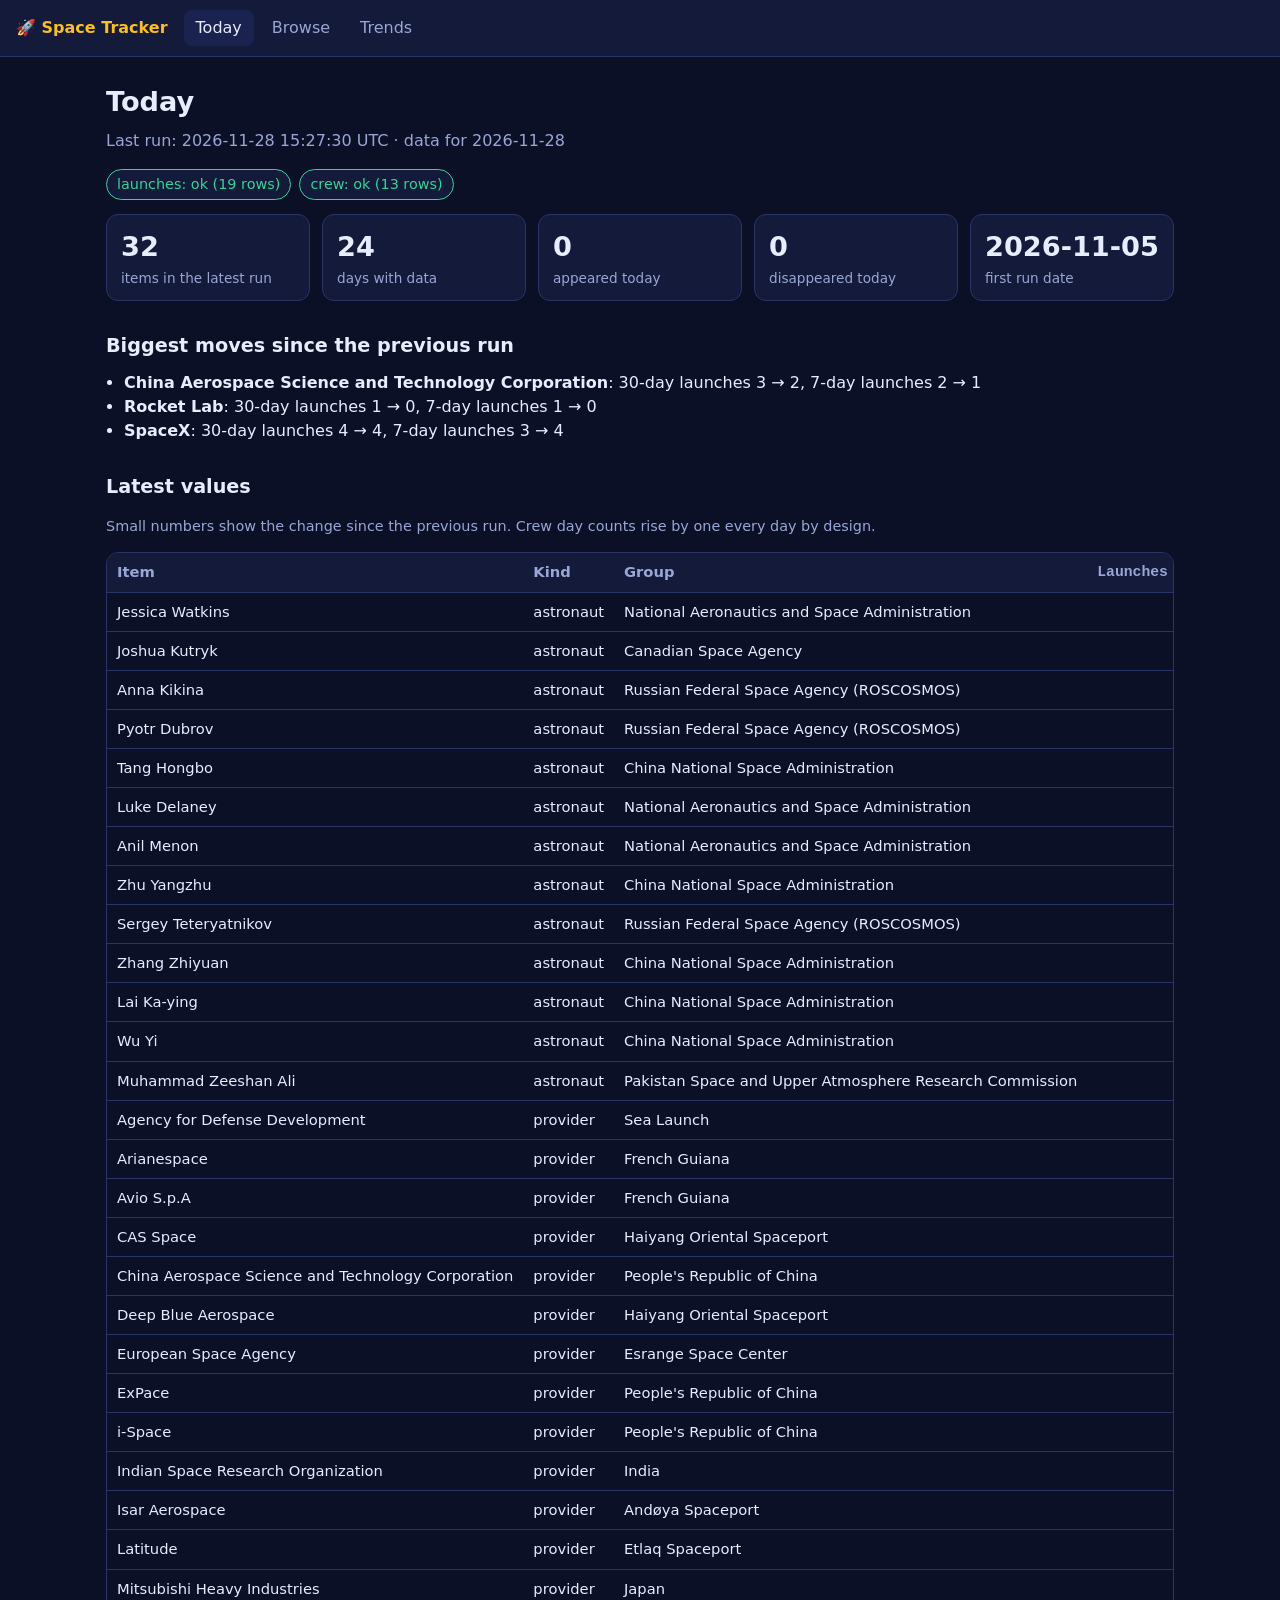
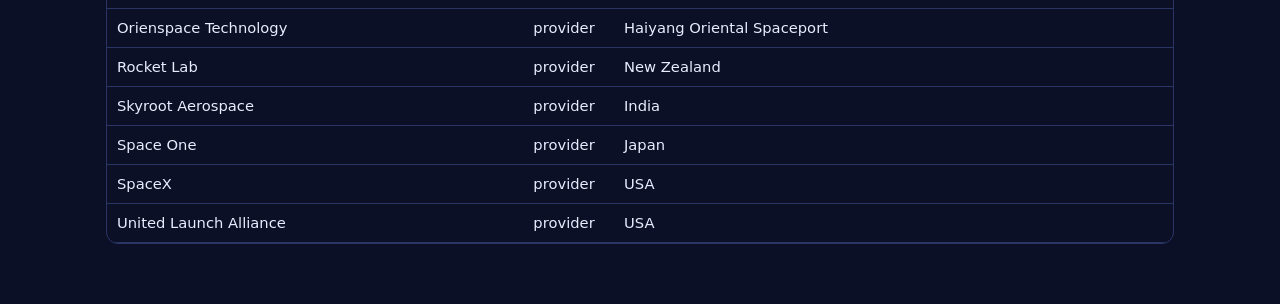
<file: index.html>
<!doctype html>
<html lang="en"><head>
<meta charset="utf-8"><meta name="viewport" content="width=device-width,initial-scale=1">
<title>Space Tracker: Today</title>
<link rel="manifest" href="manifest.webmanifest"><meta name="theme-color" content="#0b1026">
<link rel="icon" href="icon-192.png"><link rel="stylesheet" href="style.css">
</head><body>
<main>
  <h1>Today</h1>
  <p class="sub" id="runtime">Loading…</p>
  <div class="chips" id="sources"></div>
  <div class="cards" id="cards"></div>
  <h2>Biggest moves since the previous run</h2>
  <div id="moves"></div>
  <h2>Latest values</h2>
  <p class="note">Small numbers show the change since the previous run. Crew day counts rise by one every day by design.</p>
  <div class="tablewrap"><table id="latest"></table></div>
</main>
<script src="common.js"></script>
<script>
start("index.html", (data, main) => {
  const s = data.status, {latest, prev, cur, old} = latestAndPrevious(data);
  document.getElementById("runtime").textContent =
    "Last run: " + s.run_time.replace("T", " ").replace("Z", " UTC") + " · data for " + latest;
  document.getElementById("sources").innerHTML = s.sources.map(x =>
    `<span class="chip ${x.ok ? "ok" : "bad"}">${esc(x.name)}: ${x.ok ? "ok" : "FAILED"} (${x.count} rows)</span>`).join("");
  const card = (n, l) => `<div class="card"><div class="n">${n}</div><div class="l">${l}</div></div>`;
  document.getElementById("cards").innerHTML =
    card(s.items, "items in the latest run") + card(s.days_with_success, "days with data") +
    card(s.new_today.length, "appeared today") + card(s.gone_today.length, "disappeared today") +
    card(esc(s.first_run_date || "-"), "first run date");

  const m = computeMoves(old, cur);
  let html = "";
  if (!prev) html = '<p class="note">This is the first day, so there is nothing to compare yet.</p>';
  else if (!m.moves.length) html = "<p>No provider changed its launch counts.</p>";
  else html = '<ul class="moves">' + m.moves.map(x =>
    `<li><b>${esc(x.item)}</b>: 30-day launches ${x.old30} → ${x.new30}, 7-day launches ${x.old7} → ${x.new7}</li>`).join("") + "</ul>";
  if (prev && m.added.length) html += `<p>Appeared: ${m.added.map(esc).join(", ")}</p>`;
  if (prev && m.gone.length) html += `<p>Disappeared: ${m.gone.map(esc).join(", ")}</p>`;
  document.getElementById("moves").innerHTML = html;

  const before = new Map(old.map(r => [r.item_id, r]));
  const head = "<tr><th>Item</th><th>Kind</th><th>Group</th>" + NUMERIC.map(n => `<th class="num">${n.label}</th>`).join("") + "</tr>";
  const body = cur.map(r => `<tr><td>${esc(r.item)}</td><td>${r.kind}</td><td>${esc(r.group)}</td>` +
    NUMERIC.map(n => `<td class="num">${fmt(r[n.key])}${deltaHTML(r[n.key], (before.get(r.item_id) || {})[n.key])}</td>`).join("") + "</tr>").join("");
  document.getElementById("latest").innerHTML = head + body;
});
</script>
</body></html>
</file>
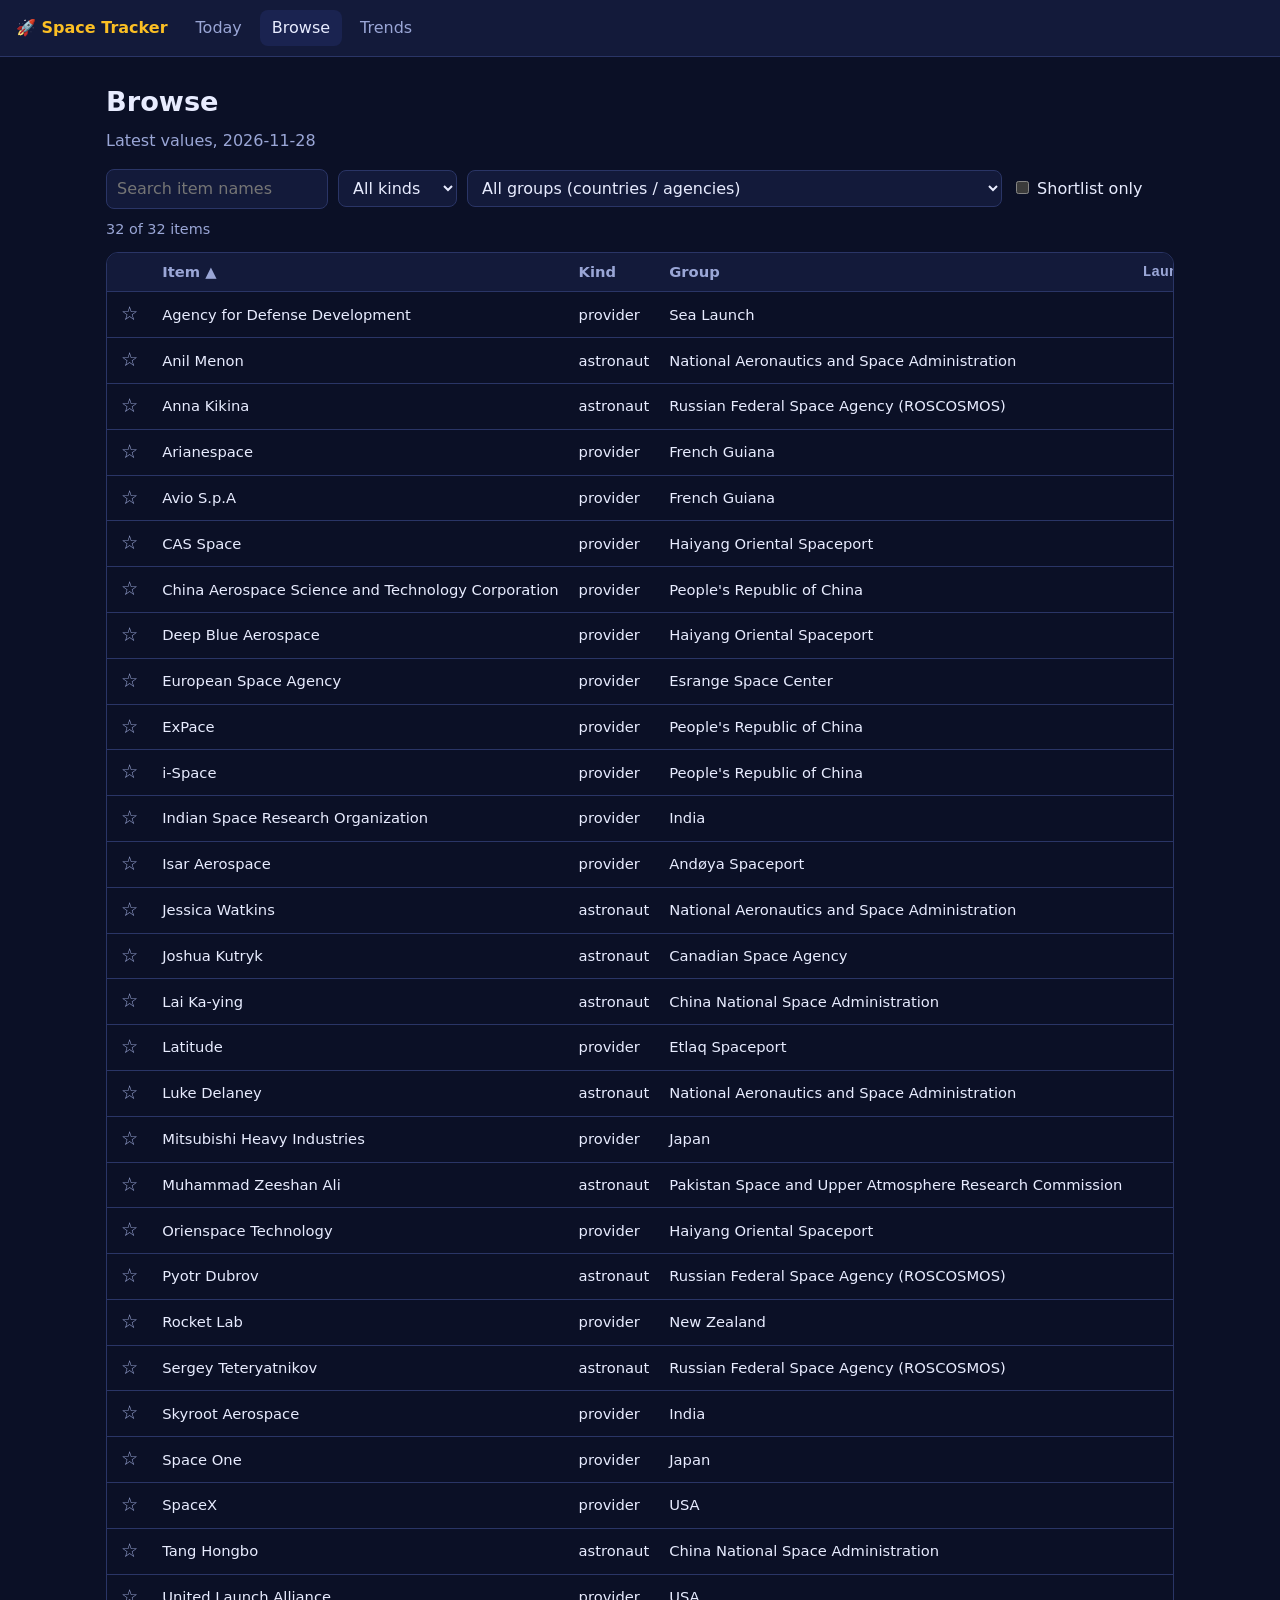
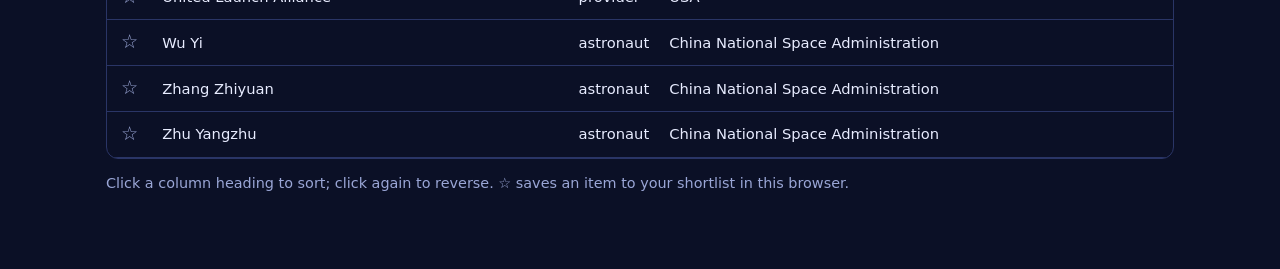
<file: browse.html>
<!doctype html>
<html lang="en"><head>
<meta charset="utf-8"><meta name="viewport" content="width=device-width,initial-scale=1">
<title>Space Tracker: Browse</title>
<link rel="manifest" href="manifest.webmanifest"><meta name="theme-color" content="#0b1026">
<link rel="icon" href="icon-192.png"><link rel="stylesheet" href="style.css">
</head><body>
<main>
  <h1>Browse</h1>
  <p class="sub" id="asof">Loading…</p>
  <div class="controls">
    <input id="q" type="search" placeholder="Search item names" aria-label="Search item names">
    <select id="kind" aria-label="Filter by kind"></select>
    <select id="group" aria-label="Filter by group"></select>
    <label><input id="short" type="checkbox"> Shortlist only</label>
    <span class="note" id="count"></span>
  </div>
  <div class="tablewrap"><table id="t"></table></div>
  <p class="note">Click a column heading to sort; click again to reverse. ☆ saves an item to your shortlist in this browser.</p>
</main>
<script src="common.js"></script>
<script>
start("browse.html", (data) => {
  const {latest, cur} = latestAndPrevious(data);
  document.getElementById("asof").textContent = "Latest values, " + latest;
  const short = getShortlist();
  let sortKey = "item", dir = 1;
  const kinds = [...new Set(cur.map(r => r.kind))].sort();
  const groups = [...new Set(cur.map(r => r.group))].sort();
  const fill = (id, all, vals) => document.getElementById(id).innerHTML =
    `<option value="">${all}</option>` + vals.map(v => `<option>${esc(v)}</option>`).join("");
  fill("kind", "All kinds", kinds); fill("group", "All groups (countries / agencies)", groups);

  function draw() {
    const q = document.getElementById("q").value.trim().toLowerCase();
    const k = document.getElementById("kind").value, g = document.getElementById("group").value;
    const only = document.getElementById("short").checked;
    let rows = cur.filter(r => (!q || r.item.toLowerCase().includes(q)) && (!k || r.kind === k) &&
      (!g || r.group === g) && (!only || short.has(r.item_id)));
    rows.sort((a, b) => {
      const x = a[sortKey], y = b[sortKey];
      if (x === null && y === null) return 0;
      if (x === null) return 1; if (y === null) return -1;     // empty values always last
      return (typeof x === "number" ? x - y : String(x).localeCompare(String(y))) * dir;
    });
    document.getElementById("count").textContent = rows.length + " of " + cur.length + " items";
    const arrow = key => key === sortKey ? (dir === 1 ? " ▲" : " ▼") : "";
    let h = "<tr><th></th>";
    h += `<th class="sortable" data-k="item">Item${arrow("item")}</th><th>Kind</th><th>Group</th>`;
    NUMERIC.forEach(n => h += `<th class="sortable num" data-k="${n.key}">${n.label}${arrow(n.key)}</th>`);
    h += "</tr>";
    const b = rows.map(r => `<tr><td><button class="star${short.has(r.item_id) ? " on" : ""}" data-id="${esc(r.item_id)}" aria-label="Shortlist ${esc(r.item)}">${short.has(r.item_id) ? "★" : "☆"}</button></td>` +
      `<td>${esc(r.item)}</td><td>${r.kind}</td><td>${esc(r.group)}</td>` +
      NUMERIC.map(n => `<td class="num">${fmt(r[n.key])}</td>`).join("") + "</tr>").join("");
    document.getElementById("t").innerHTML = h + b;
  }
  document.getElementById("t").addEventListener("click", e => {
    const th = e.target.closest("th.sortable");
    if (th) { const k = th.dataset.k; if (k === sortKey) dir = -dir; else { sortKey = k; dir = k === "item" ? 1 : -1; } draw(); return; }
    const st = e.target.closest(".star");
    if (st) { const id = st.dataset.id; short.has(id) ? short.delete(id) : short.add(id); saveShortlist(short); draw(); }
  });
  ["q", "kind", "group", "short"].forEach(id => document.getElementById(id).addEventListener("input", draw));
  draw();
});
</script>
</body></html>
</file>
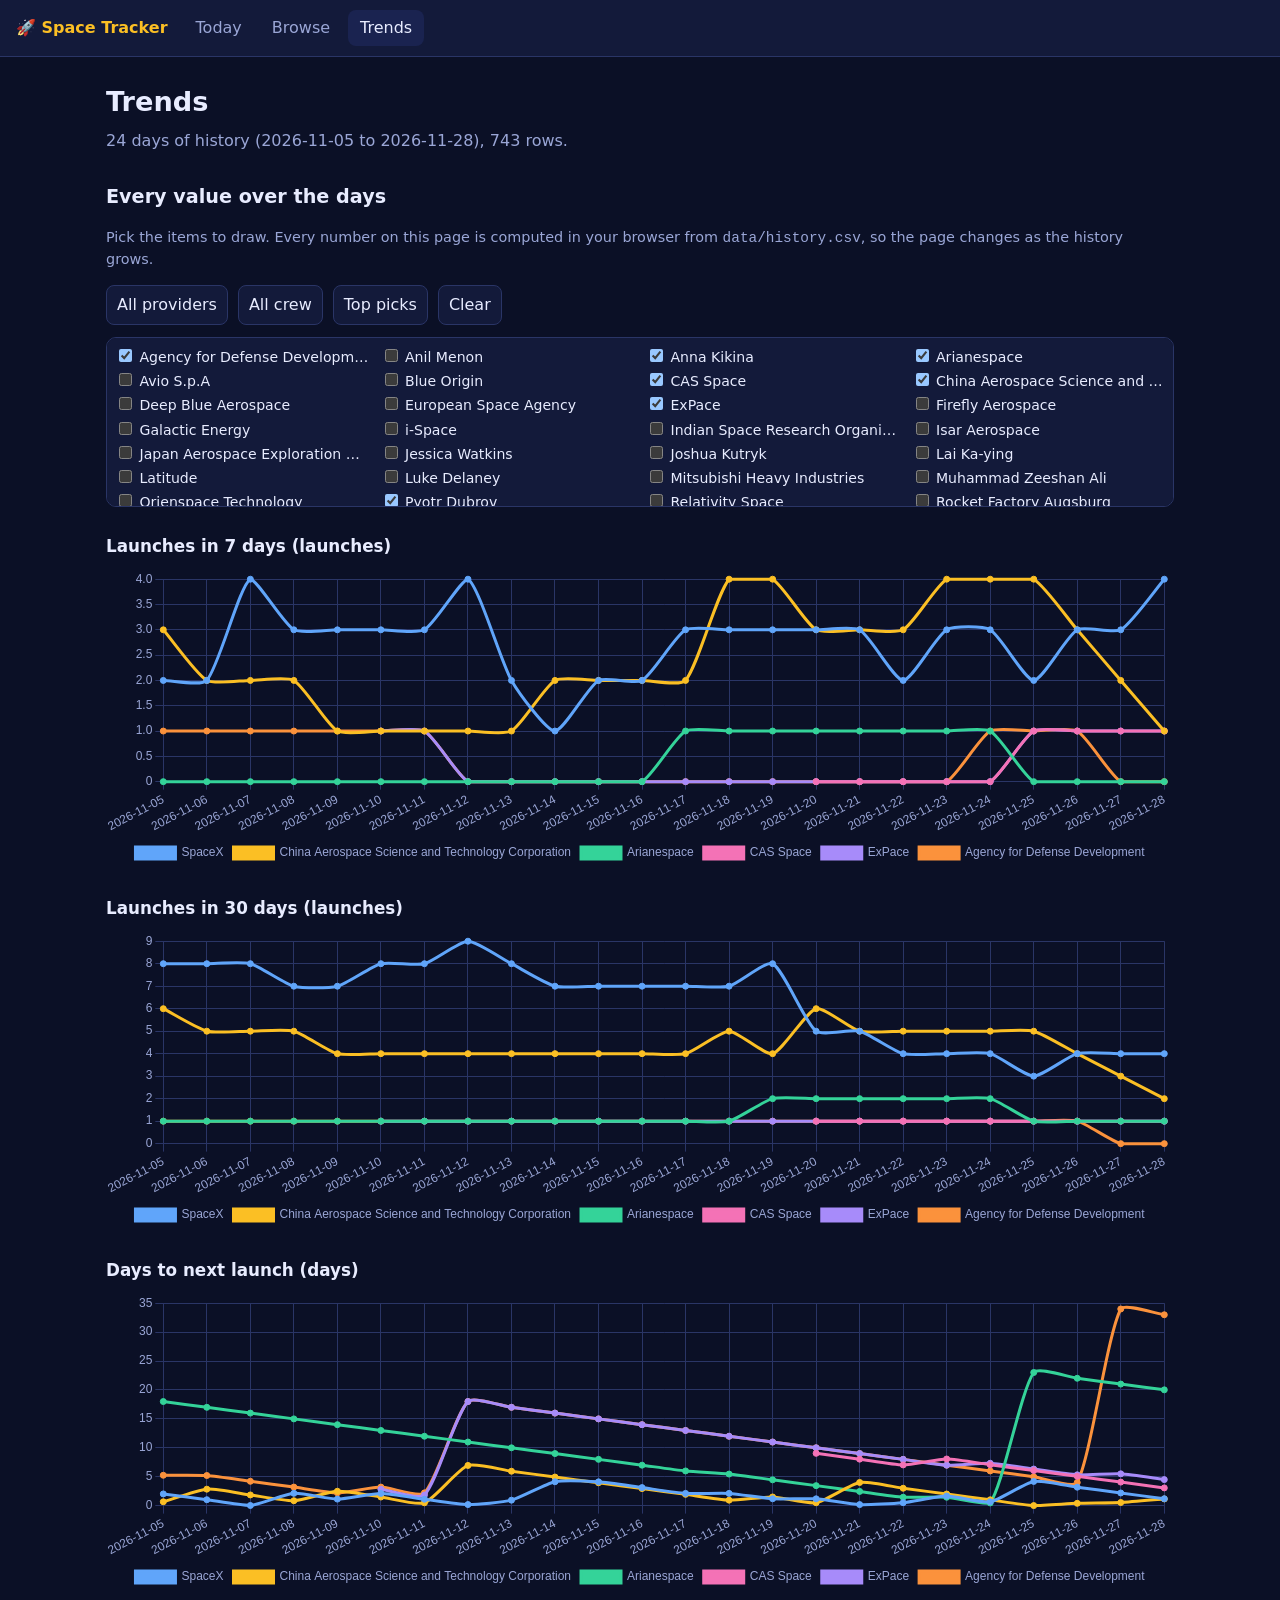
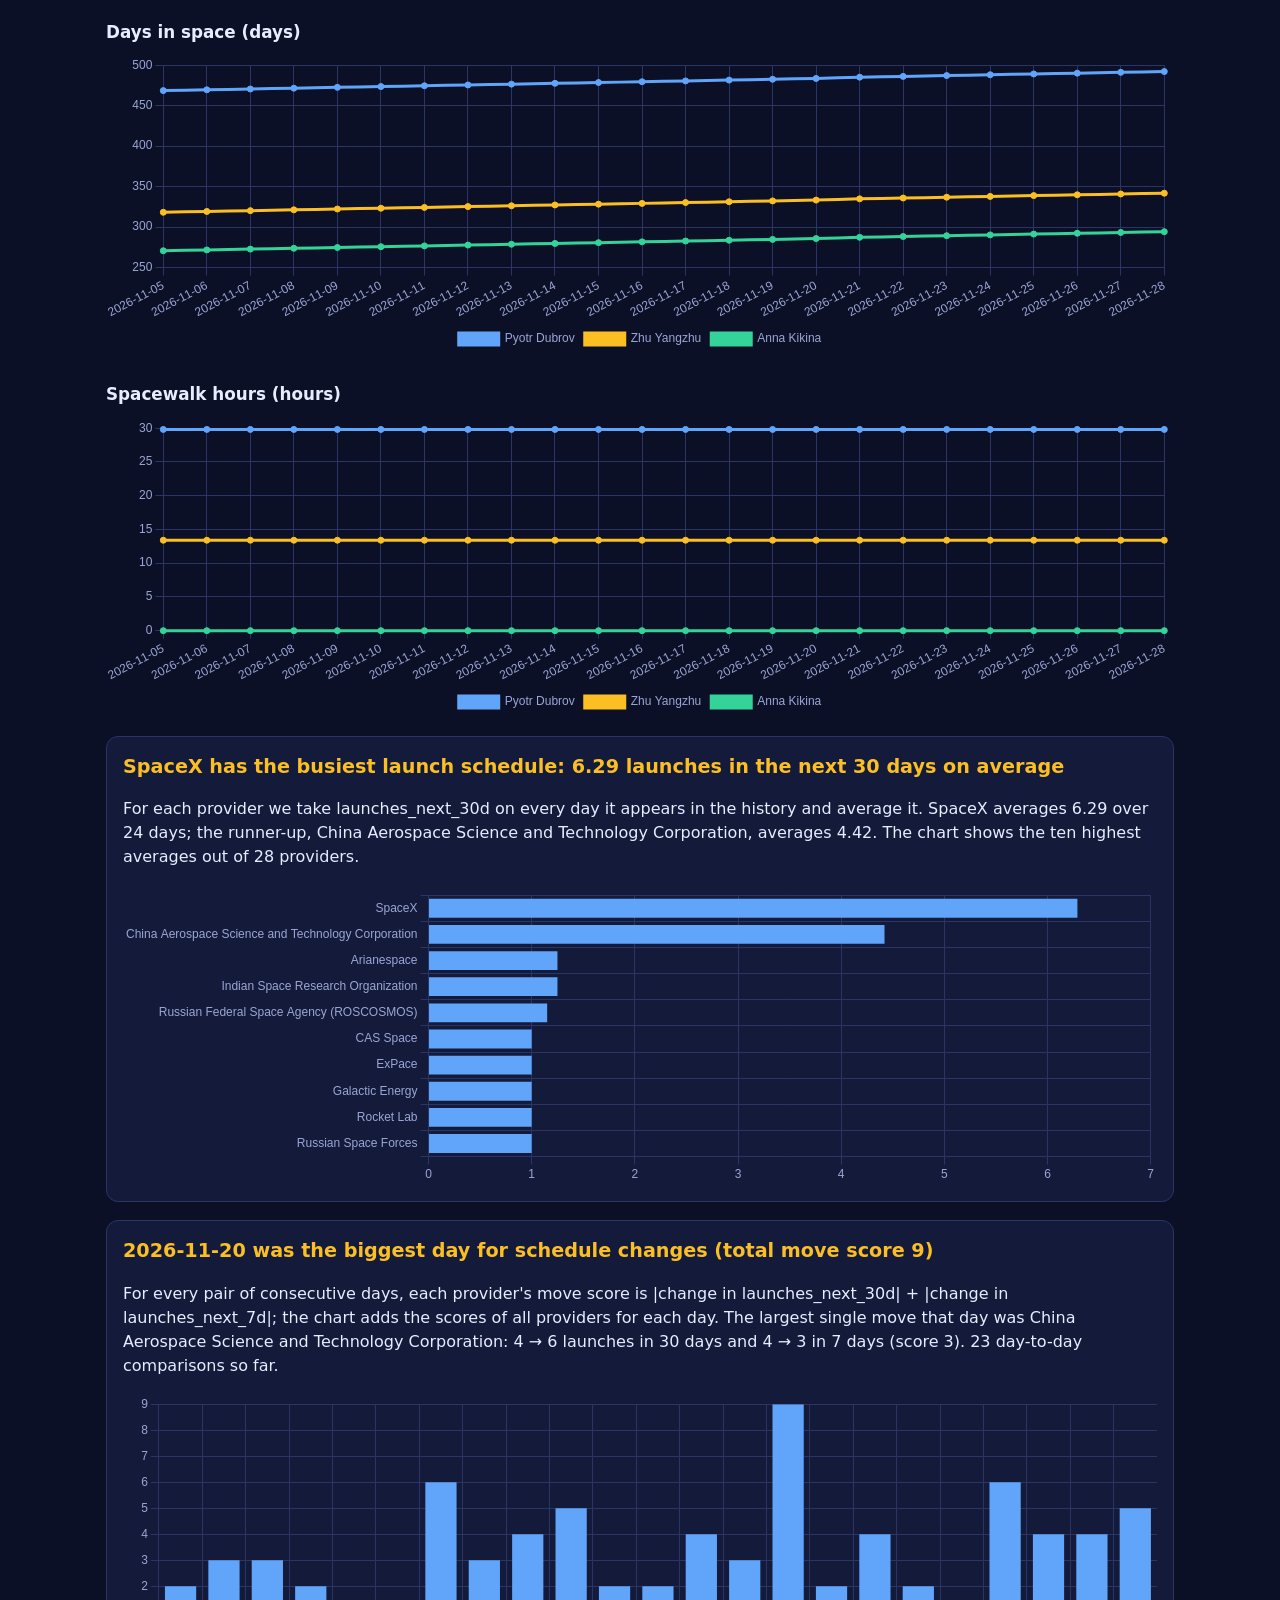
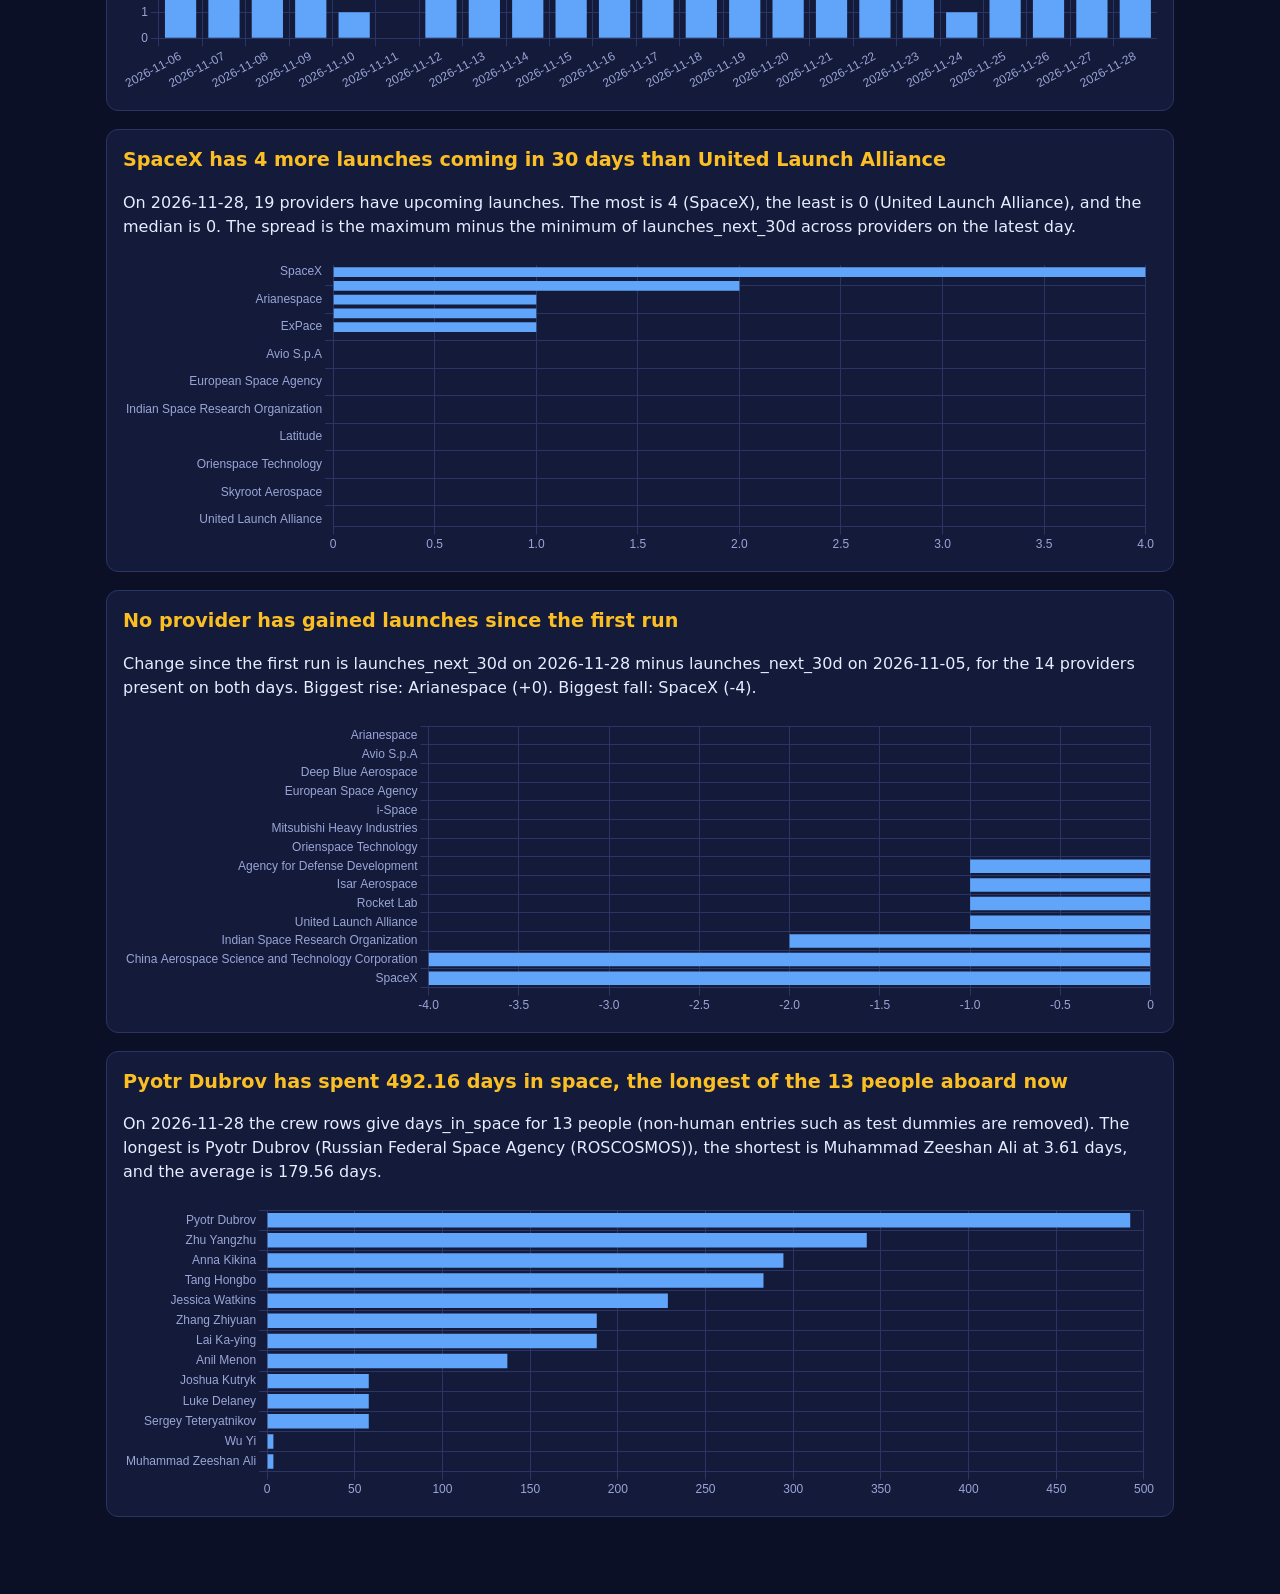
<file: trends.html>
<!doctype html>
<html lang="en"><head>
<meta charset="utf-8"><meta name="viewport" content="width=device-width,initial-scale=1">
<title>Space Tracker: Trends</title>
<link rel="manifest" href="manifest.webmanifest"><meta name="theme-color" content="#0b1026">
<link rel="icon" href="icon-192.png"><link rel="stylesheet" href="style.css">
</head><body>
<main>
  <h1>Trends</h1>
  <p class="sub" id="asof">Loading…</p>
  <h2>Every value over the days</h2>
  <p class="note">Pick the items to draw. Every number on this page is computed in your browser from <code>data/history.csv</code>, so the page changes as the history grows.</p>
  <div class="controls">
    <button id="selProv">All providers</button><button id="selCrew">All crew</button>
    <button id="selTop">Top picks</button><button id="selNone">Clear</button>
  </div>
  <div class="picker" id="picker"></div>
  <div id="series"></div>
  <div id="findings"></div>
</main>
<script src="vendor/chart.umd.min.js"></script>
<script src="common.js"></script>
<script>
const COLORS = ["#60a5fa","#fbbf24","#34d399","#f472b6","#a78bfa","#fb923c","#22d3ee","#f87171","#a3e635","#e879f9"];
const charts = {};
function draw(id, config) {
  if (charts[id]) charts[id].destroy();
  Chart.defaults.color = "#9aa6d6"; Chart.defaults.borderColor = "#2a3566";
  config.options = Object.assign({responsive: true, maintainAspectRatio: false}, config.options || {});
  charts[id] = new Chart(document.getElementById(id), config);
}
const r2 = v => Math.round(v * 100) / 100;
const mean = a => a.reduce((s, v) => s + v, 0) / a.length;
function barConfig(labels, values, label, horizontal = true) {
  return {type: "bar", data: {labels, datasets: [{label, data: values, backgroundColor: "#60a5fa"}]},
    options: {indexAxis: horizontal ? "y" : "x", plugins: {legend: {display: false}}}};
}
function finding(id, heading, text) {
  document.getElementById("findings").insertAdjacentHTML("beforeend",
    `<section class="finding"><h2>${esc(heading)}</h2><p>${text}</p><div class="chartbox"><canvas id="${id}"></canvas></div></section>`);
}

start("trends.html", (data) => {
  const H = data.history, dates = data.dates;
  const {latest, cur} = latestAndPrevious(data);
  document.getElementById("asof").textContent =
    `${dates.length} day${dates.length === 1 ? "" : "s"} of history (${dates[0]} to ${latest}), ${H.length} rows.`;
  const prov = H.filter(r => r.kind === "provider"), crew = H.filter(r => r.kind === "astronaut");

  /* ---- series charts with item picker ---- */
  const items = new Map(); H.forEach(r => items.set(r.item_id, {name: r.item, kind: r.kind}));
  const sorted = [...items.entries()].sort((a, b) => a[1].name.localeCompare(b[1].name));
  const topPicks = () => new Set([
    ...cur.filter(r => r.kind === "provider").sort((a, b) => (b.launches_next_30d || 0) - (a.launches_next_30d || 0)).slice(0, 6).map(r => r.item_id),
    ...cur.filter(r => r.kind === "astronaut").sort((a, b) => (b.days_in_space || 0) - (a.days_in_space || 0)).slice(0, 3).map(r => r.item_id)]);
  let chosen = topPicks();
  const picker = document.getElementById("picker");
  picker.innerHTML = sorted.map(([id, o]) =>
    `<label><input type="checkbox" value="${esc(id)}"> ${esc(o.name)}</label>`).join("");
  document.getElementById("series").innerHTML = NUMERIC.map(n =>
    `<h2 style="font-size:1.05rem">${n.label} (${n.unit})</h2><div class="chartbox"><canvas id="s_${n.key}"></canvas></div>`).join("");
  function drawSeries() {
    picker.querySelectorAll("input").forEach(c => c.checked = chosen.has(c.value));
    NUMERIC.forEach(n => {
      const sets = [...chosen].filter(id => H.some(r => r.item_id === id && r[n.key] !== null)).map((id, i) => ({
        label: items.get(id).name, borderColor: COLORS[i % COLORS.length], backgroundColor: COLORS[i % COLORS.length],
        tension: .2, spanGaps: true,
        data: dates.map(d => { const r = H.find(x => x.date === d && x.item_id === id); return r ? r[n.key] : null; })}));
      draw("s_" + n.key, {type: "line", data: {labels: dates, datasets: sets}, options: {plugins: {legend: {position: "bottom"}}}});
    });
  }
  picker.addEventListener("change", e => { e.target.checked ? chosen.add(e.target.value) : chosen.delete(e.target.value); drawSeries(); });
  const pick = f => () => { chosen = new Set(sorted.filter(([, o]) => f(o)).map(([id]) => id)); drawSeries(); };
  document.getElementById("selProv").onclick = pick(o => o.kind === "provider");
  document.getElementById("selCrew").onclick = pick(o => o.kind === "astronaut");
  document.getElementById("selNone").onclick = pick(() => false);
  document.getElementById("selTop").onclick = () => { chosen = topPicks(); drawSeries(); };
  drawSeries();

  /* ---- 1. busiest provider ---- */
  const byProv = new Map();
  prov.forEach(r => { if (r.launches_next_30d !== null) { if (!byProv.has(r.item)) byProv.set(r.item, []); byProv.get(r.item).push(r.launches_next_30d); } });
  const avgs = [...byProv.entries()].map(([n, v]) => [n, mean(v), v.length]).sort((a, b) => b[1] - a[1] || a[0].localeCompare(b[0]));
  if (avgs.length) {
    const [bn, bv, bd] = avgs[0], top = avgs.slice(0, 10);
    finding("f1", `${bn} has the busiest launch schedule: ${r2(bv)} launches in the next 30 days on average`,
      `For each provider we take launches_next_30d on every day it appears in the history and average it. ${esc(bn)} averages ${r2(bv)} over ${bd} day${bd === 1 ? "" : "s"}` +
      (avgs[1] ? `; the runner-up, ${esc(avgs[1][0])}, averages ${r2(avgs[1][1])}.` : ".") + ` The chart shows the ten highest averages out of ${avgs.length} providers.`);
    draw("f1", barConfig(top.map(x => x[0]), top.map(x => r2(x[1])), "Average launches in 30 days"));
  }

  /* ---- 2. biggest single-day move ---- */
  const perDay = [];
  for (let i = 1; i < dates.length; i++) {
    const m = computeMoves(rowsOn(H, dates[i - 1]), rowsOn(H, dates[i]), 1e6);
    perDay.push({date: dates[i], total: m.moves.reduce((s, x) => s + x.score, 0), top: m.moves[0]});
  }
  if (perDay.length) {
    const best = perDay.reduce((a, b) => b.total > a.total ? b : a);
    const heading = best.top ? `${best.date} was the biggest day for schedule changes (total move score ${best.total})`
                             : "No provider has changed its launch counts yet";
    finding("f2", heading,
      `For every pair of consecutive days, each provider's move score is |change in launches_next_30d| + |change in launches_next_7d|; the chart adds the scores of all providers for each day.` +
      (best.top ? ` The largest single move that day was ${esc(best.top.item)}: ${best.top.old30} → ${best.top.new30} launches in 30 days and ${best.top.old7} → ${best.top.new7} in 7 days (score ${best.top.score}).` : "") +
      ` ${perDay.length} day-to-day comparison${perDay.length === 1 ? "" : "s"} so far.`);
    draw("f2", barConfig(perDay.map(x => x.date), perDay.map(x => x.total), "Total move score", false));
  } else {
    finding("f2", "The biggest day for schedule changes will appear after day two",
      "This section compares each day with the day before it, so it needs at least two days of history.");
    draw("f2", barConfig([], [], "Total move score", false));
  }

  /* ---- 3. spread between providers today ---- */
  const lp = cur.filter(r => r.kind === "provider" && r.launches_next_30d !== null).sort((a, b) => b.launches_next_30d - a.launches_next_30d);
  if (lp.length) {
    const hi = lp[0], lo = lp[lp.length - 1], vals = lp.map(r => r.launches_next_30d).sort((a, b) => a - b);
    const med = vals.length % 2 ? vals[(vals.length - 1) / 2] : (vals[vals.length / 2 - 1] + vals[vals.length / 2]) / 2;
    finding("f3", `${hi.item} has ${hi.launches_next_30d - lo.launches_next_30d} more launches coming in 30 days than ${lo.item}`,
      `On ${latest}, ${lp.length} providers have upcoming launches. The most is ${hi.launches_next_30d} (${esc(hi.item)}), the least is ${lo.launches_next_30d} (${esc(lo.item)}), and the median is ${r2(med)}. ` +
      `The spread is the maximum minus the minimum of launches_next_30d across providers on the latest day.`);
    draw("f3", barConfig(lp.map(r => r.item), lp.map(r => r.launches_next_30d), "Launches in 30 days"));
  }

  /* ---- 4. change since first run ---- */
  const first = new Map(rowsOn(H, dates[0]).map(r => [r.item_id, r]));
  const ch = cur.filter(r => r.kind === "provider" && first.has(r.item_id) && r.launches_next_30d !== null && first.get(r.item_id).launches_next_30d !== null)
    .map(r => ({name: r.item, d: r.launches_next_30d - first.get(r.item_id).launches_next_30d})).sort((a, b) => b.d - a.d || a.name.localeCompare(b.name));
  if (ch.length && dates.length > 1) {
    const up = ch[0], dn = ch[ch.length - 1];
    finding("f4", up.d > 0 ? `${up.name} gained the most scheduled launches since the first run (+${up.d})` : "No provider has gained launches since the first run",
      `Change since the first run is launches_next_30d on ${latest} minus launches_next_30d on ${dates[0]}, for the ${ch.length} providers present on both days. ` +
      `Biggest rise: ${esc(up.name)} (${up.d >= 0 ? "+" : ""}${up.d}). Biggest fall: ${esc(dn.name)} (${dn.d >= 0 ? "+" : ""}${dn.d}).`);
    draw("f4", barConfig(ch.map(x => x.name), ch.map(x => x.d), "Change in launches in 30 days"));
  } else {
    finding("f4", "Change since the first run will appear after day two",
      "This section subtracts the first day's launches_next_30d from the latest day's, so it needs at least two days of history.");
    draw("f4", barConfig([], [], "Change", true));
  }

  /* ---- 5. longest in space ---- */
  const cr = cur.filter(r => r.kind === "astronaut" && r.days_in_space !== null).sort((a, b) => b.days_in_space - a.days_in_space);
  if (cr.length) {
    finding("f5", `${cr[0].item} has spent ${r2(cr[0].days_in_space)} days in space, the longest of the ${cr.length} people aboard now`,
      `On ${latest} the crew rows give days_in_space for ${cr.length} people (non-human entries such as test dummies are removed). The longest is ${esc(cr[0].item)} (${esc(cr[0].group)}), ` +
      `the shortest is ${esc(cr[cr.length - 1].item)} at ${r2(cr[cr.length - 1].days_in_space)} days, and the average is ${r2(mean(cr.map(r => r.days_in_space)))} days.`);
    draw("f5", barConfig(cr.map(r => r.item), cr.map(r => r.days_in_space), "Days in space"));
  }
});
</script>
</body></html>
</file>
<file: style.css>
:root{
  --bg:#0b1026; --panel:#131a3a; --panel2:#1a2350; --line:#2a3566;
  --text:#e8ecff; --muted:#9aa6d6; --accent:#60a5fa; --gold:#fbbf24;
  --good:#34d399; --bad:#f87171;
  --font:ui-sans-serif,system-ui,-apple-system,"Segoe UI",Roboto,Helvetica,Arial,sans-serif;
  --mono:ui-monospace,SFMono-Regular,Menlo,Consolas,monospace;
}
*{box-sizing:border-box}
html{color-scheme:dark}
body{margin:0;background:var(--bg);color:var(--text);font-family:var(--font);line-height:1.5}
a{color:var(--accent)}
nav{position:sticky;top:0;z-index:10;display:flex;gap:6px;align-items:center;flex-wrap:wrap;
  padding:10px 16px;background:var(--panel);border-bottom:1px solid var(--line)}
nav .brand{font-weight:700;margin-right:10px;color:var(--gold);text-decoration:none}
nav a.tab{padding:6px 12px;border-radius:8px;text-decoration:none;color:var(--muted)}
nav a.tab.active{background:var(--panel2);color:var(--text)}
main{max-width:1100px;margin:0 auto;padding:20px 16px 60px}
h1{font-size:1.7rem;margin:.2em 0}
h2{font-size:1.2rem;margin:1.6em 0 .5em}
.sub{color:var(--muted);margin:0 0 16px}
.cards{display:grid;grid-template-columns:repeat(auto-fit,minmax(150px,1fr));gap:12px;margin:14px 0}
.card{background:var(--panel);border:1px solid var(--line);border-radius:12px;padding:12px 14px}
.card .n{font-size:1.7rem;font-weight:700}
.card .l{color:var(--muted);font-size:.85rem}
.chips{display:flex;gap:8px;flex-wrap:wrap}
.chip{padding:4px 10px;border-radius:999px;border:1px solid var(--line);background:var(--panel);font-size:.9rem}
.chip.ok{border-color:var(--good);color:var(--good)}
.chip.bad{border-color:var(--bad);color:var(--bad)}
.tablewrap{overflow-x:auto;border:1px solid var(--line);border-radius:12px}
table{border-collapse:collapse;width:100%;font-size:.92rem}
th,td{padding:8px 10px;text-align:left;border-bottom:1px solid var(--line);white-space:nowrap}
th{background:var(--panel);color:var(--muted);font-weight:600;position:sticky;top:0}
th.sortable{cursor:pointer;user-select:none}
th.sortable:hover{color:var(--text)}
td.num,th.num{text-align:right;font-family:var(--mono)}
.up{color:var(--good)} .down{color:var(--bad)} .flat{color:var(--muted)}
.delta{font-size:.78rem;margin-left:6px}
.controls{display:flex;gap:10px;flex-wrap:wrap;align-items:center;margin:12px 0}
input,select,button{font:inherit;color:var(--text);background:var(--panel);border:1px solid var(--line);
  border-radius:8px;padding:7px 10px}
button{cursor:pointer} button:hover{background:var(--panel2)}
.star{background:none;border:none;font-size:1.2rem;padding:0 4px;color:var(--muted)}
.star.on{color:var(--gold)}
ul.moves{padding-left:18px;margin:6px 0}
.note{color:var(--muted);font-size:.9rem}
section.finding{background:var(--panel);border:1px solid var(--line);border-radius:12px;padding:16px;margin:18px 0}
section.finding h2{margin-top:0;color:var(--gold)}
.chartbox{position:relative;height:300px;margin-top:10px}
.picker{max-height:170px;overflow:auto;border:1px solid var(--line);border-radius:10px;padding:8px;
  display:grid;grid-template-columns:repeat(auto-fill,minmax(230px,1fr));gap:2px 12px;background:var(--panel)}
.picker label{font-size:.88rem;white-space:nowrap;overflow:hidden;text-overflow:ellipsis}
.offline{display:none;background:#3b2a05;color:var(--gold);padding:6px 16px;font-size:.9rem}
.offline.show{display:block}
@media(max-width:600px){h1{font-size:1.4rem}}
</file>
